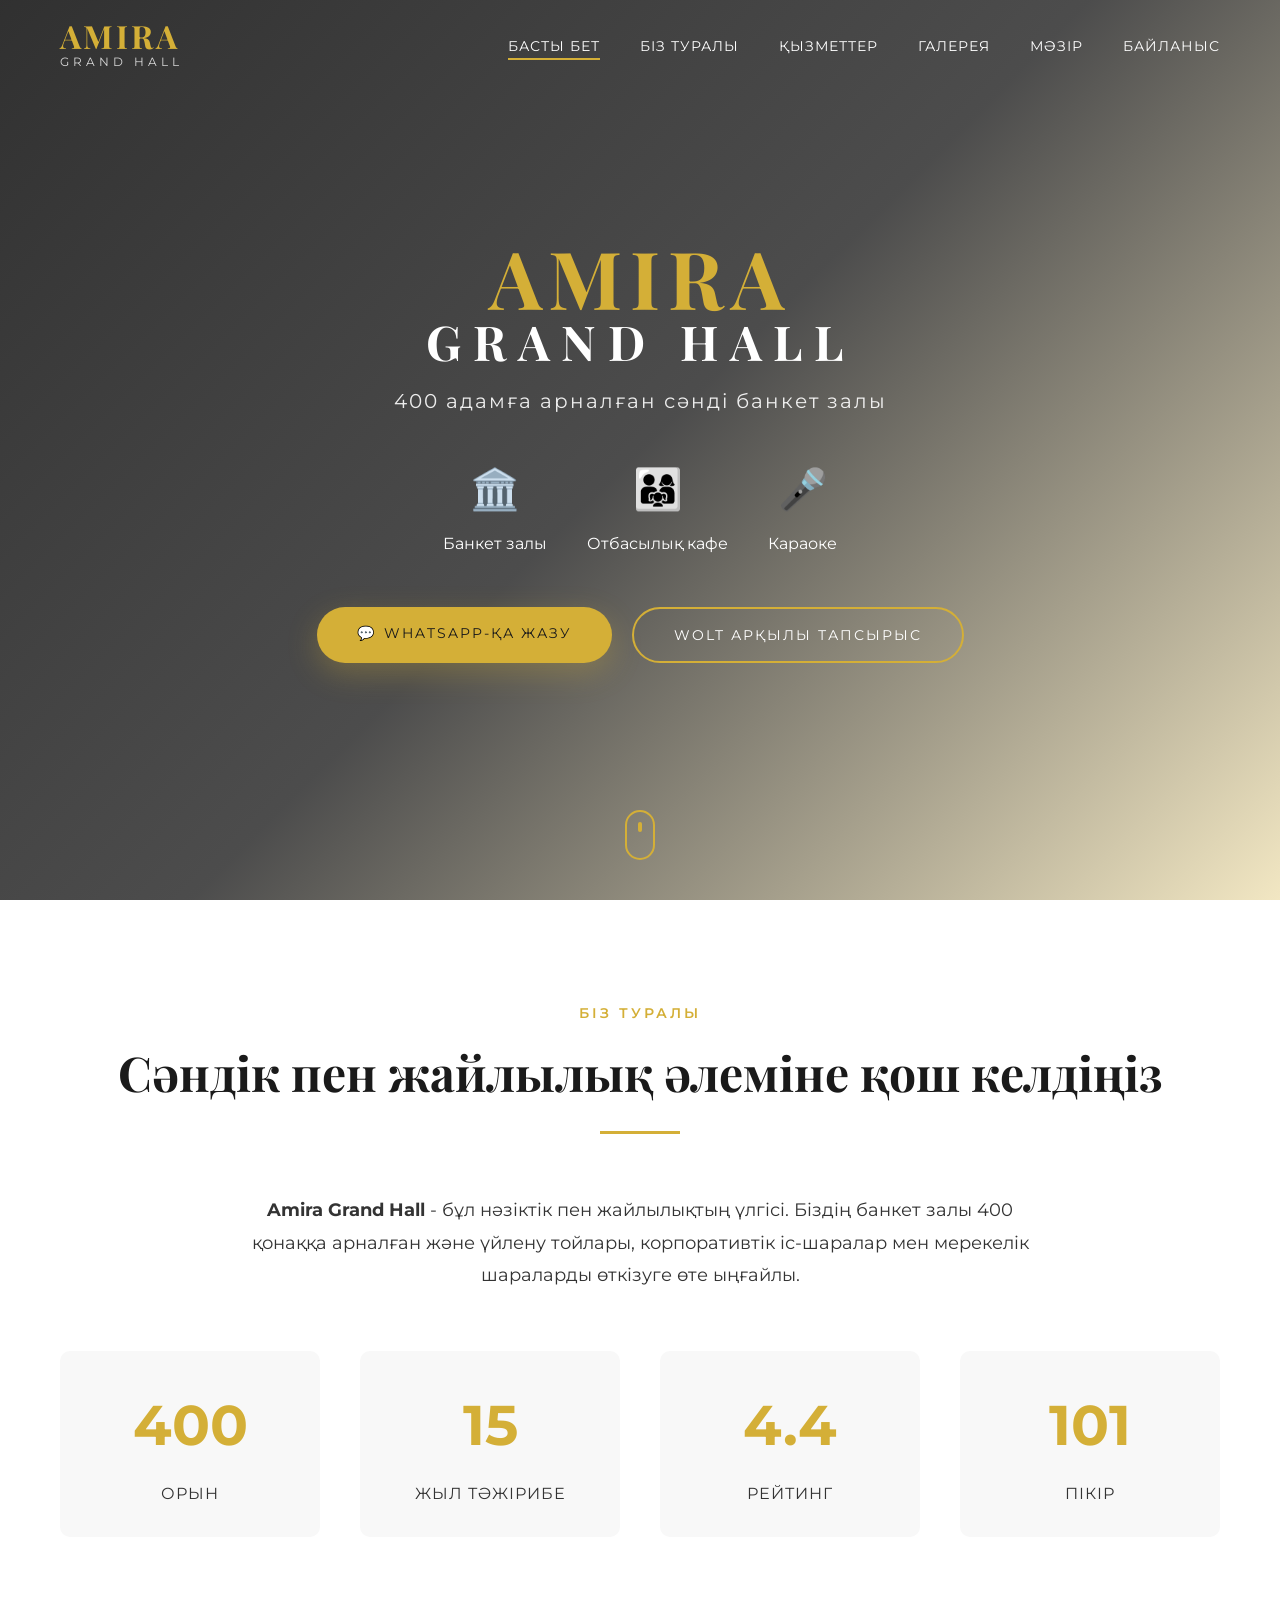
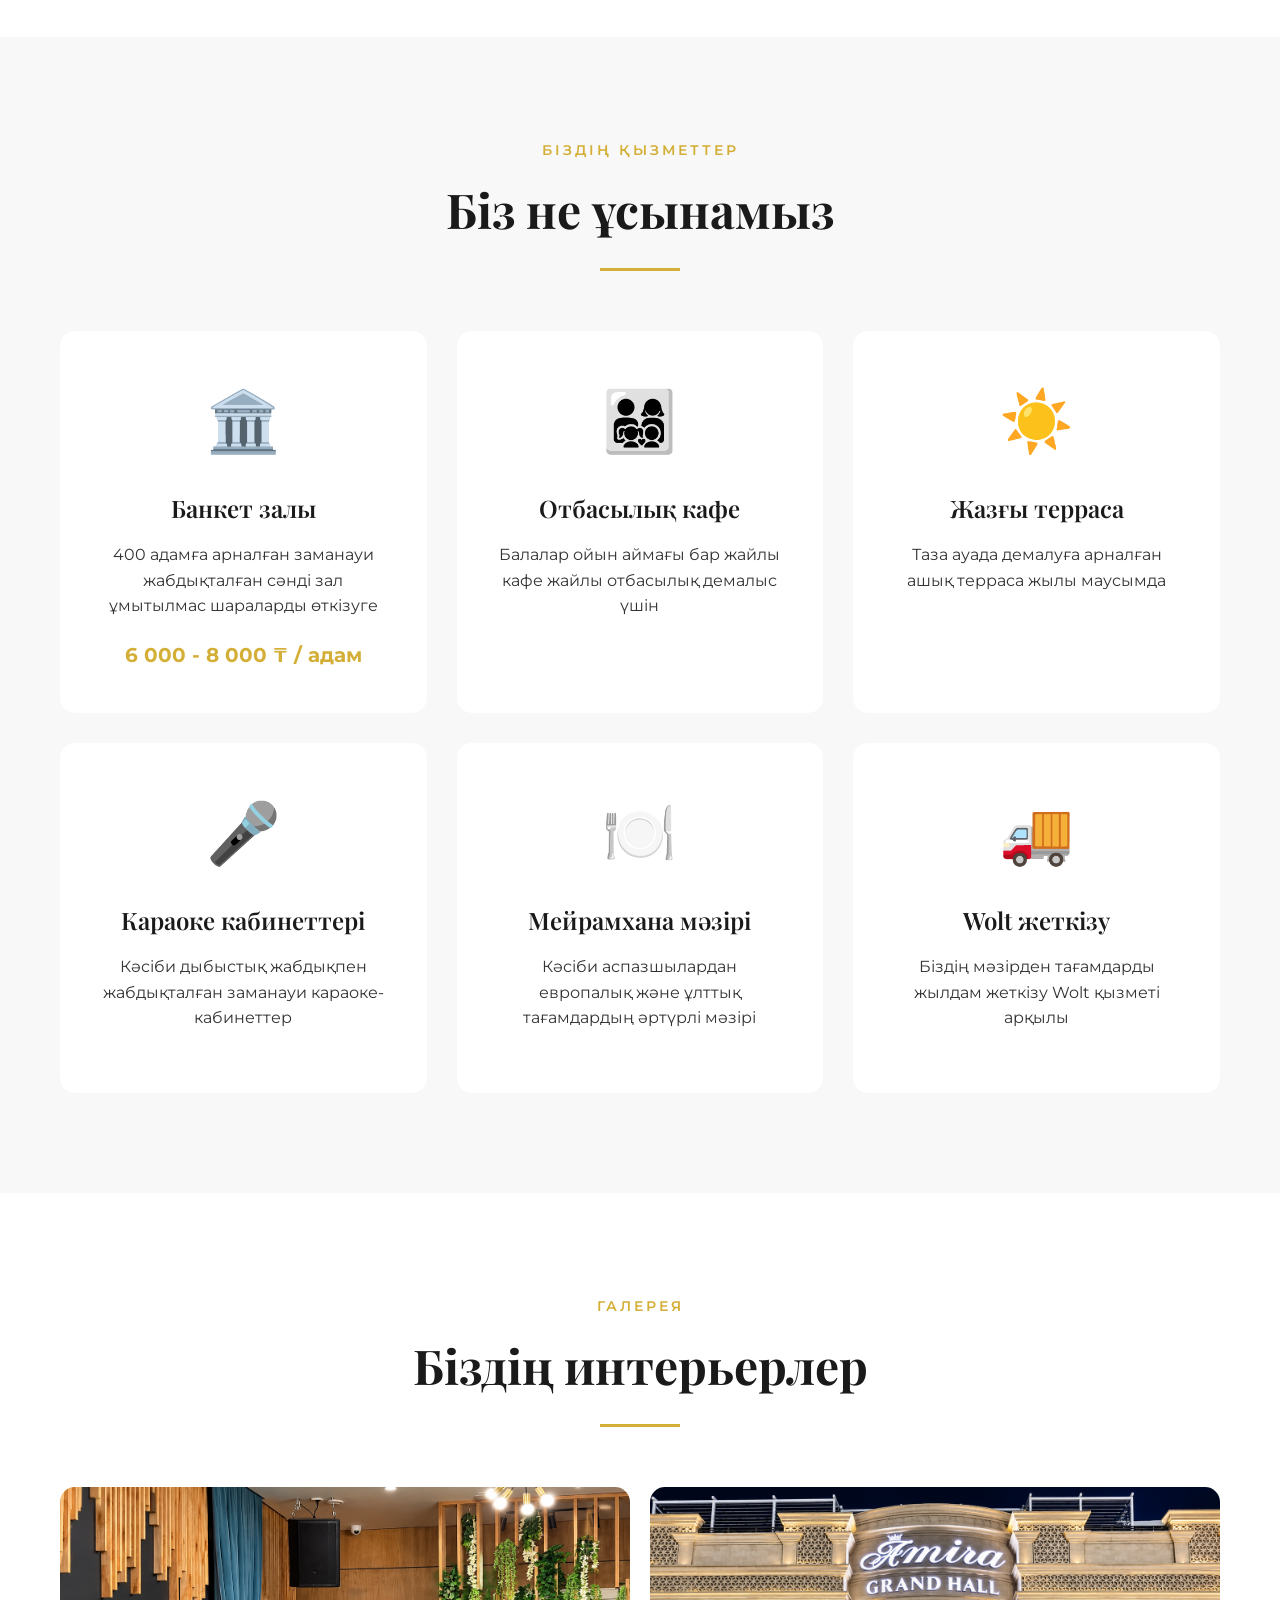
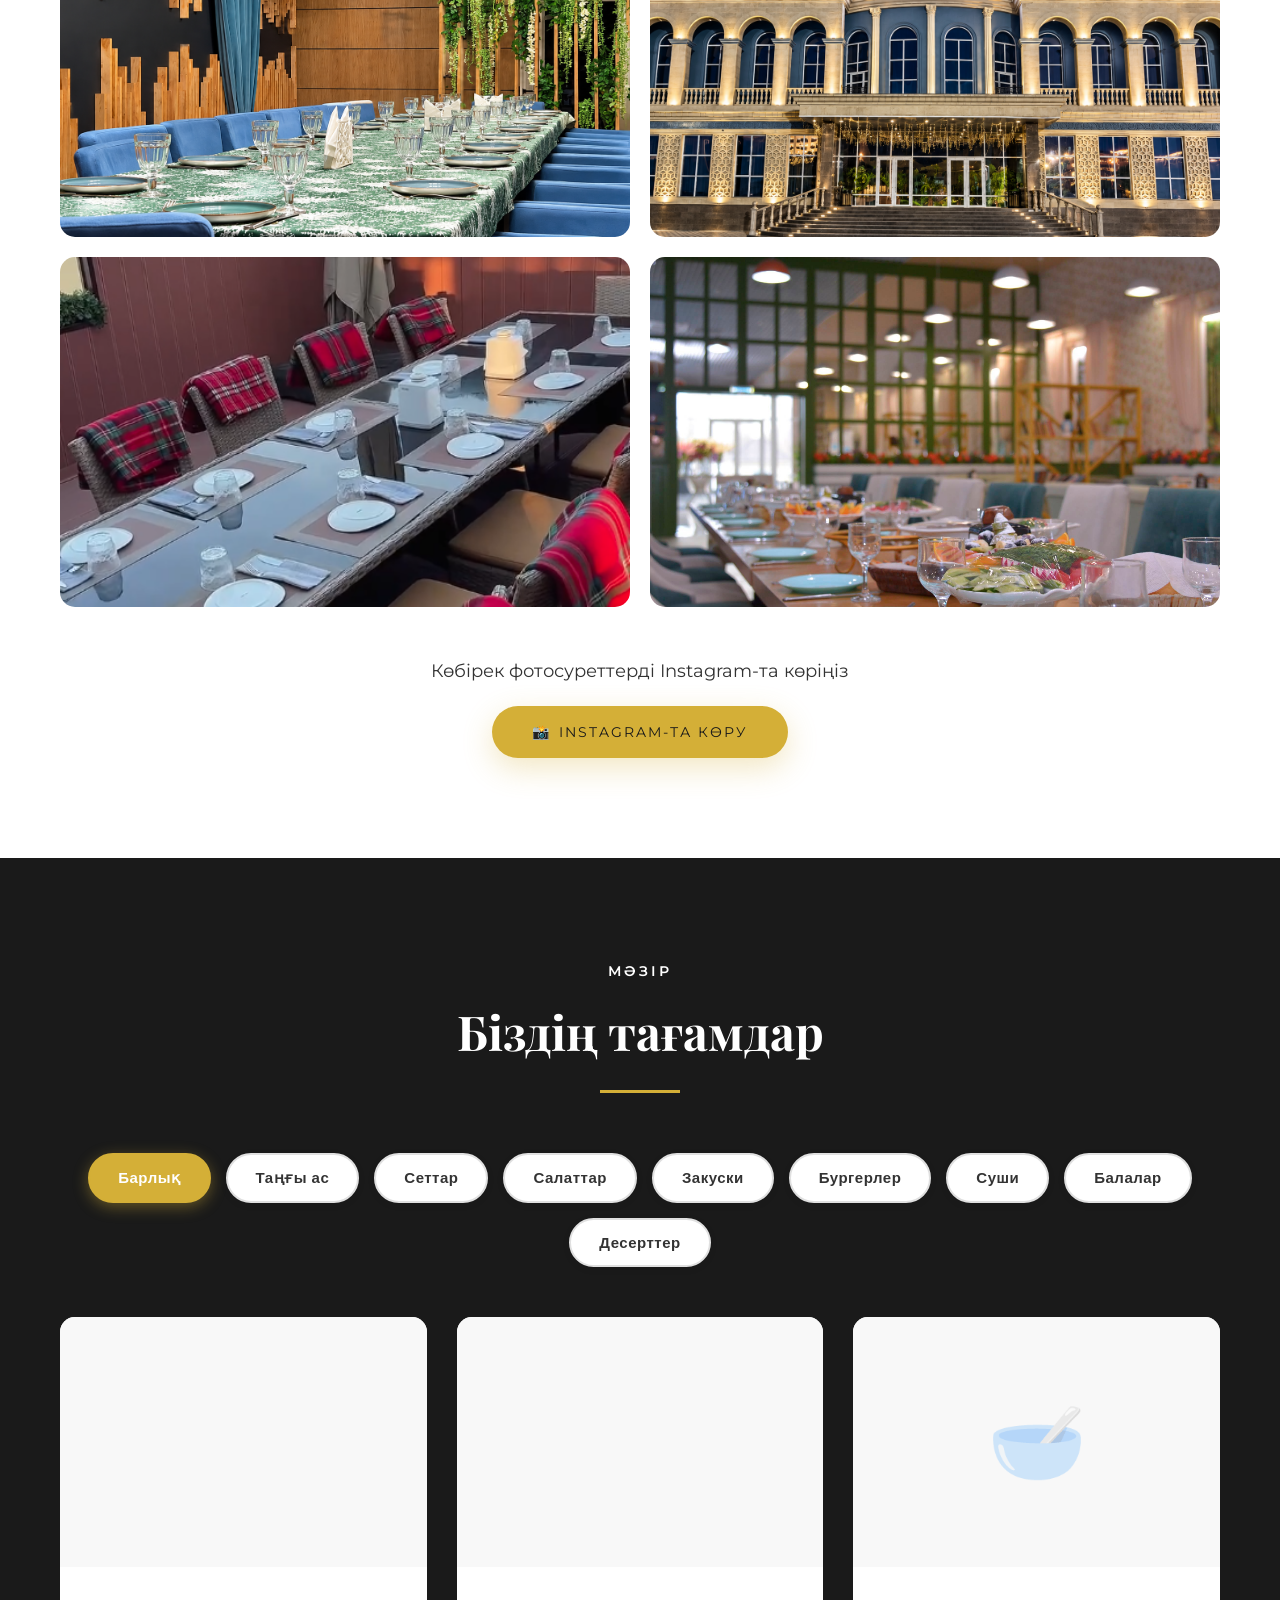
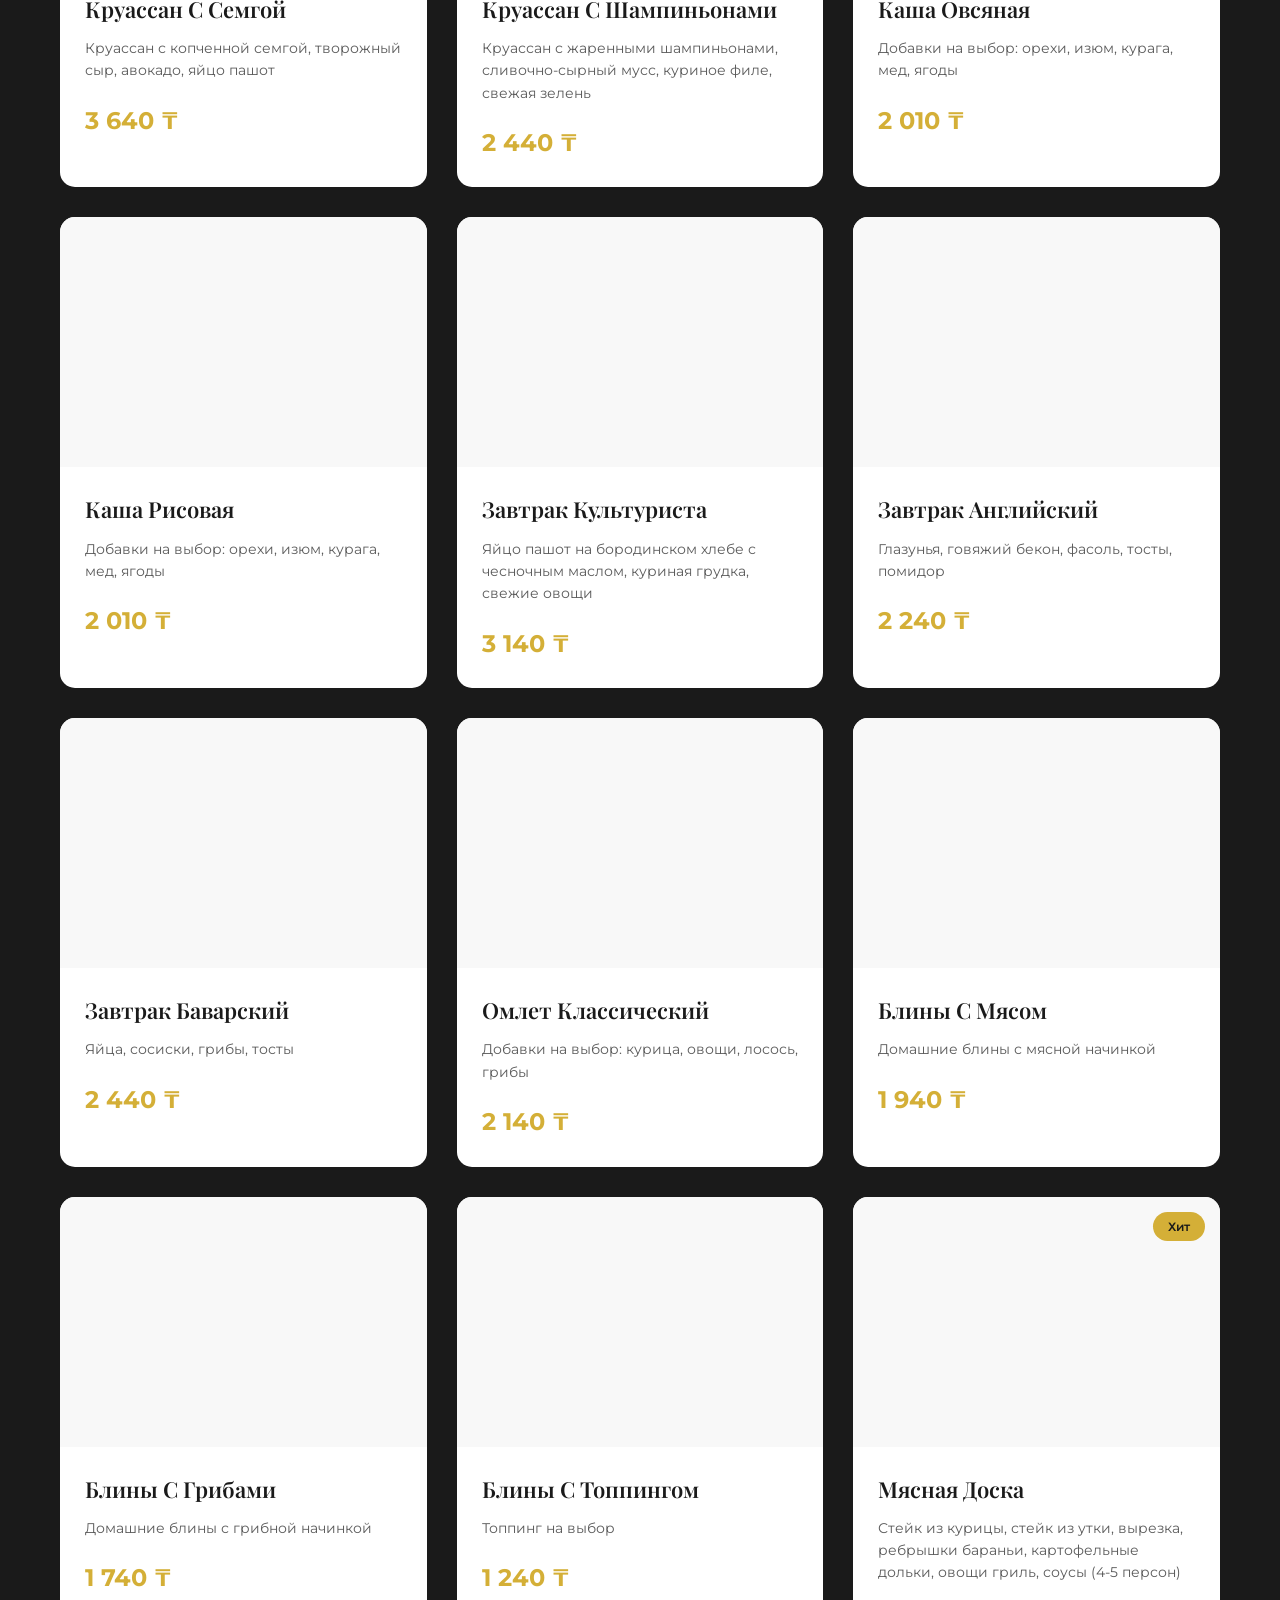
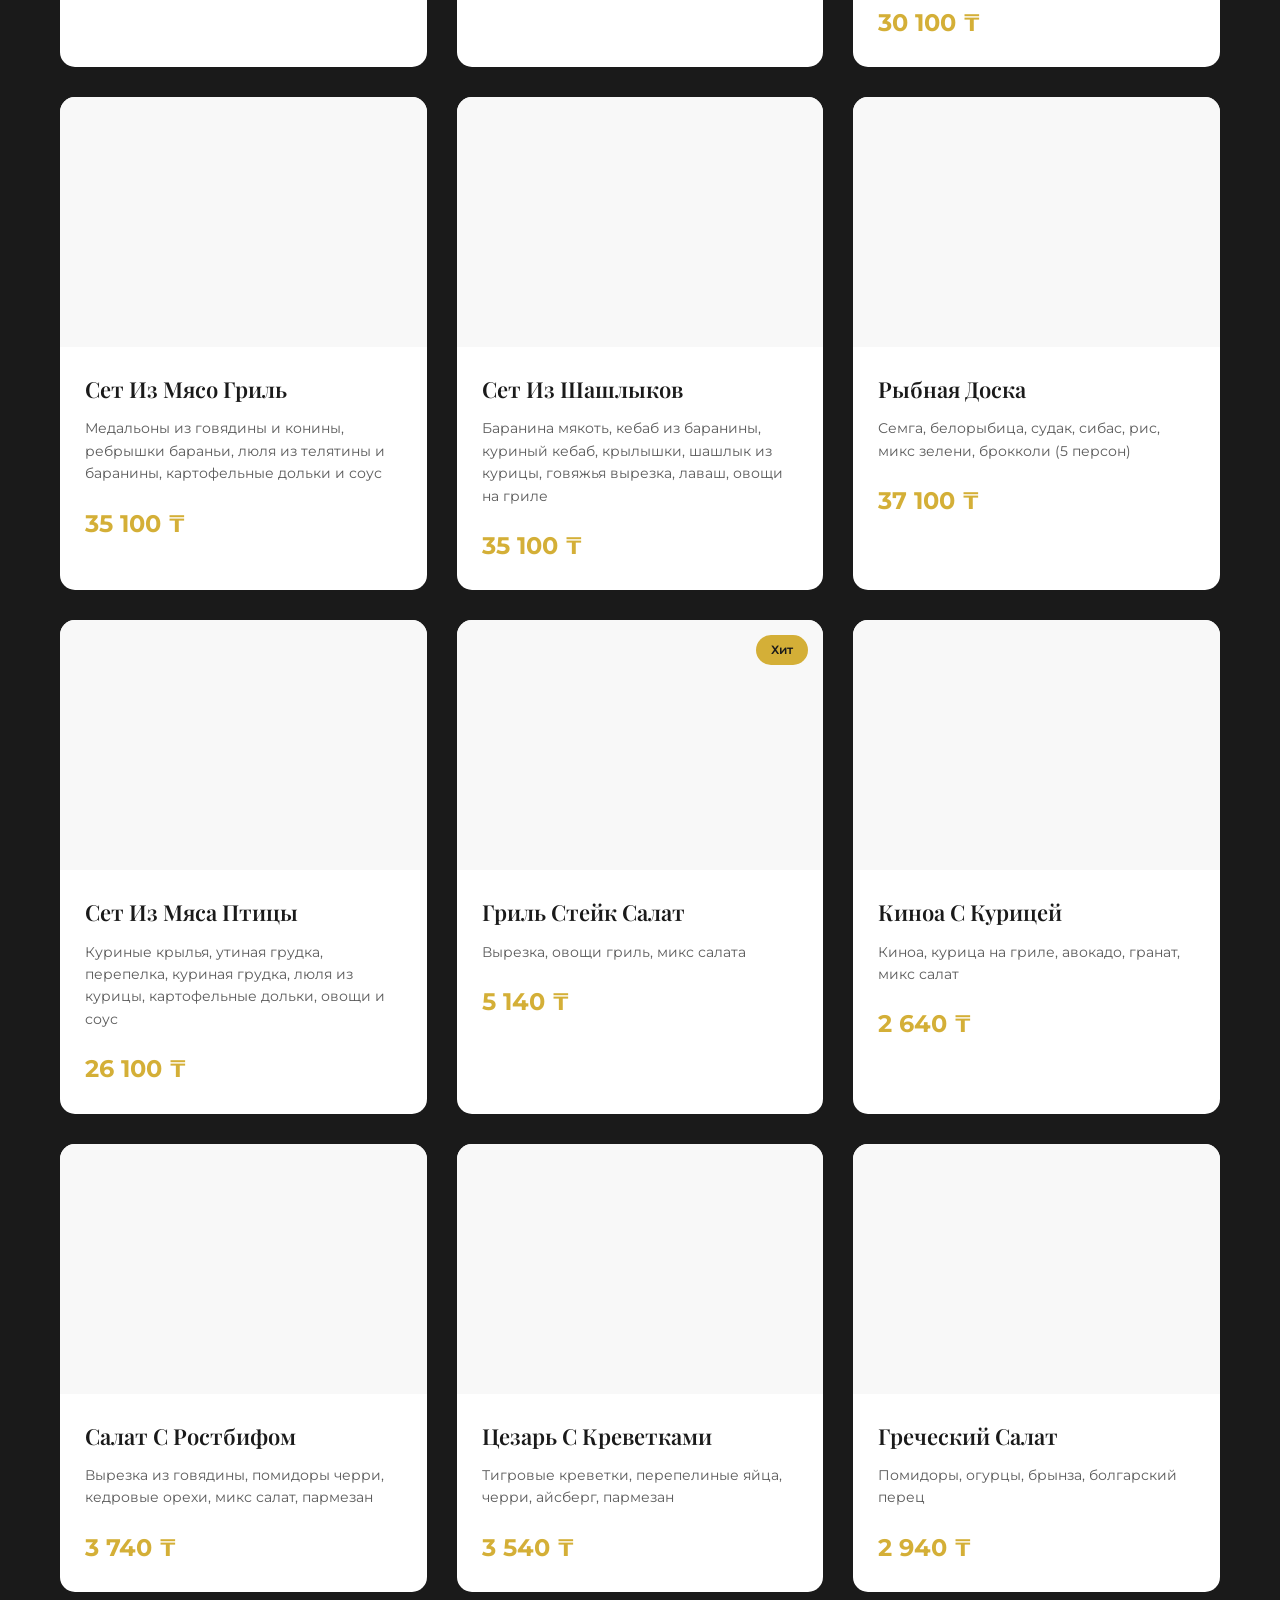
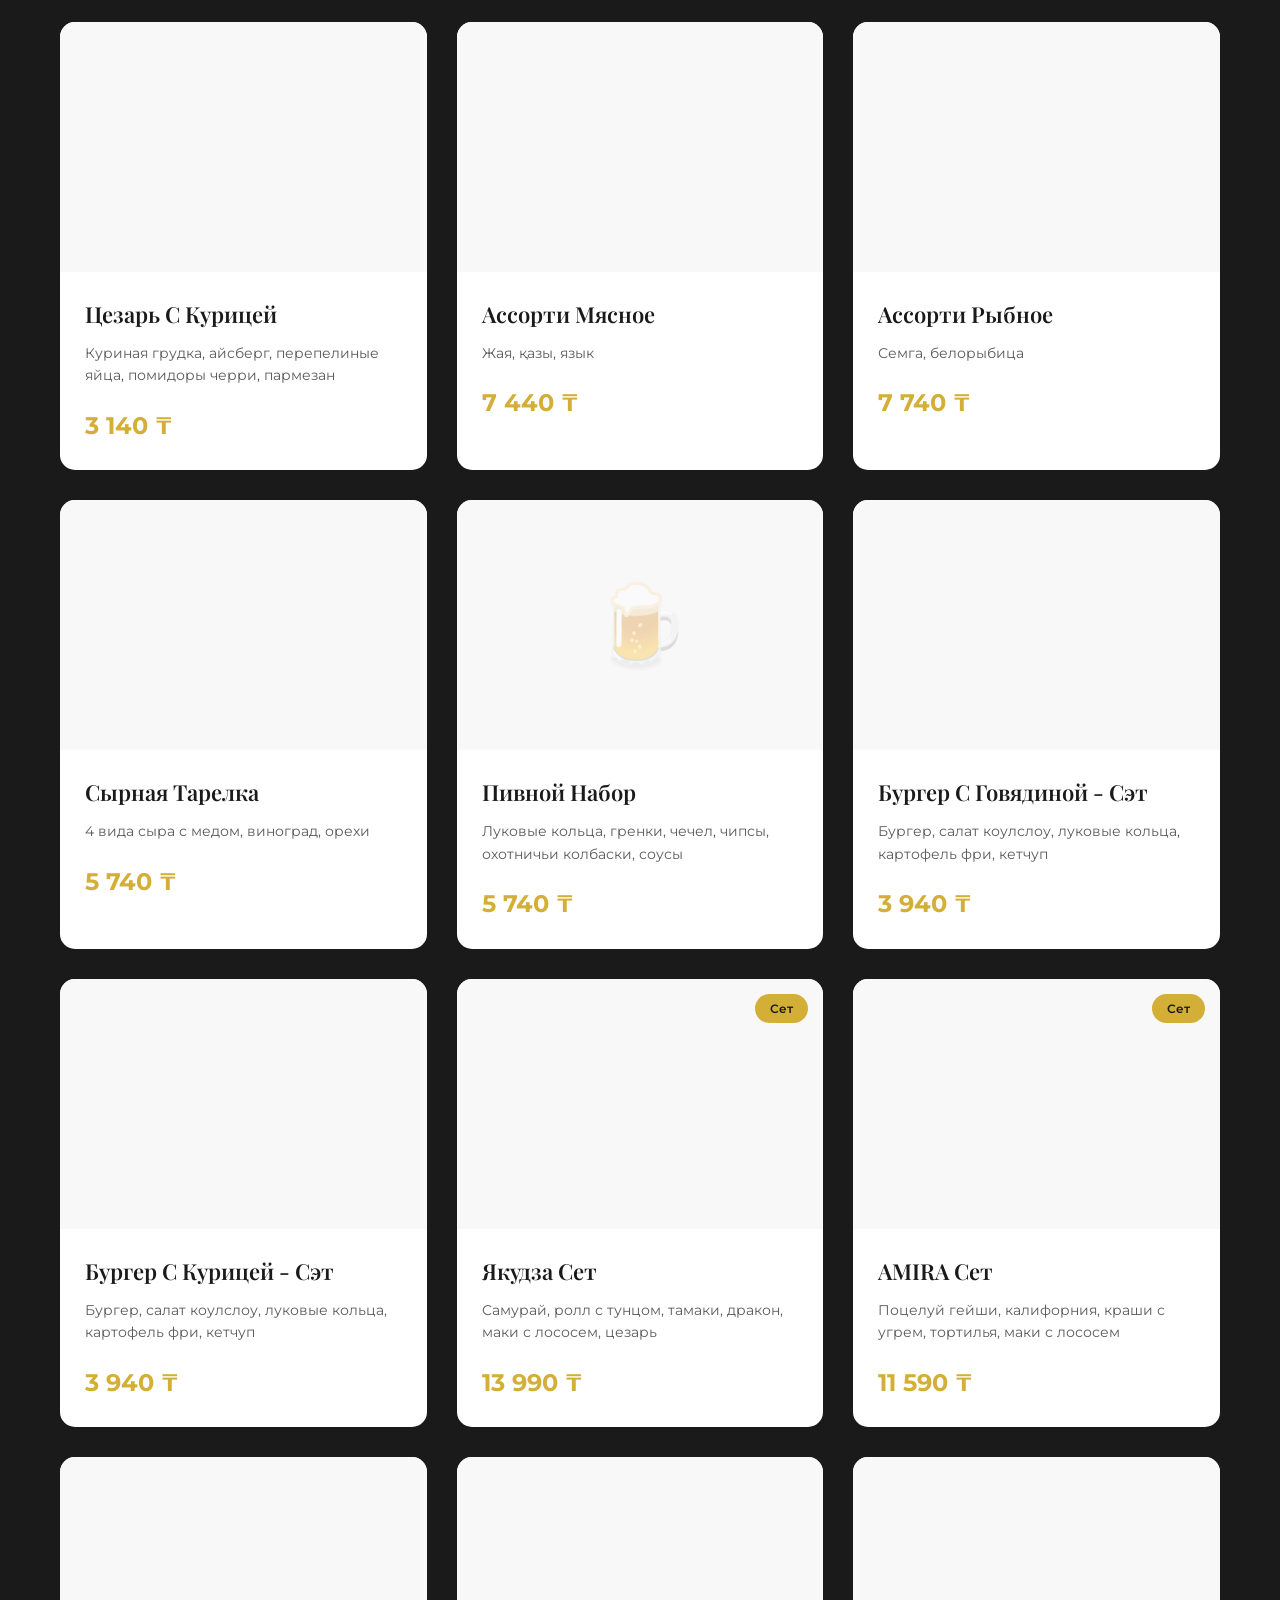
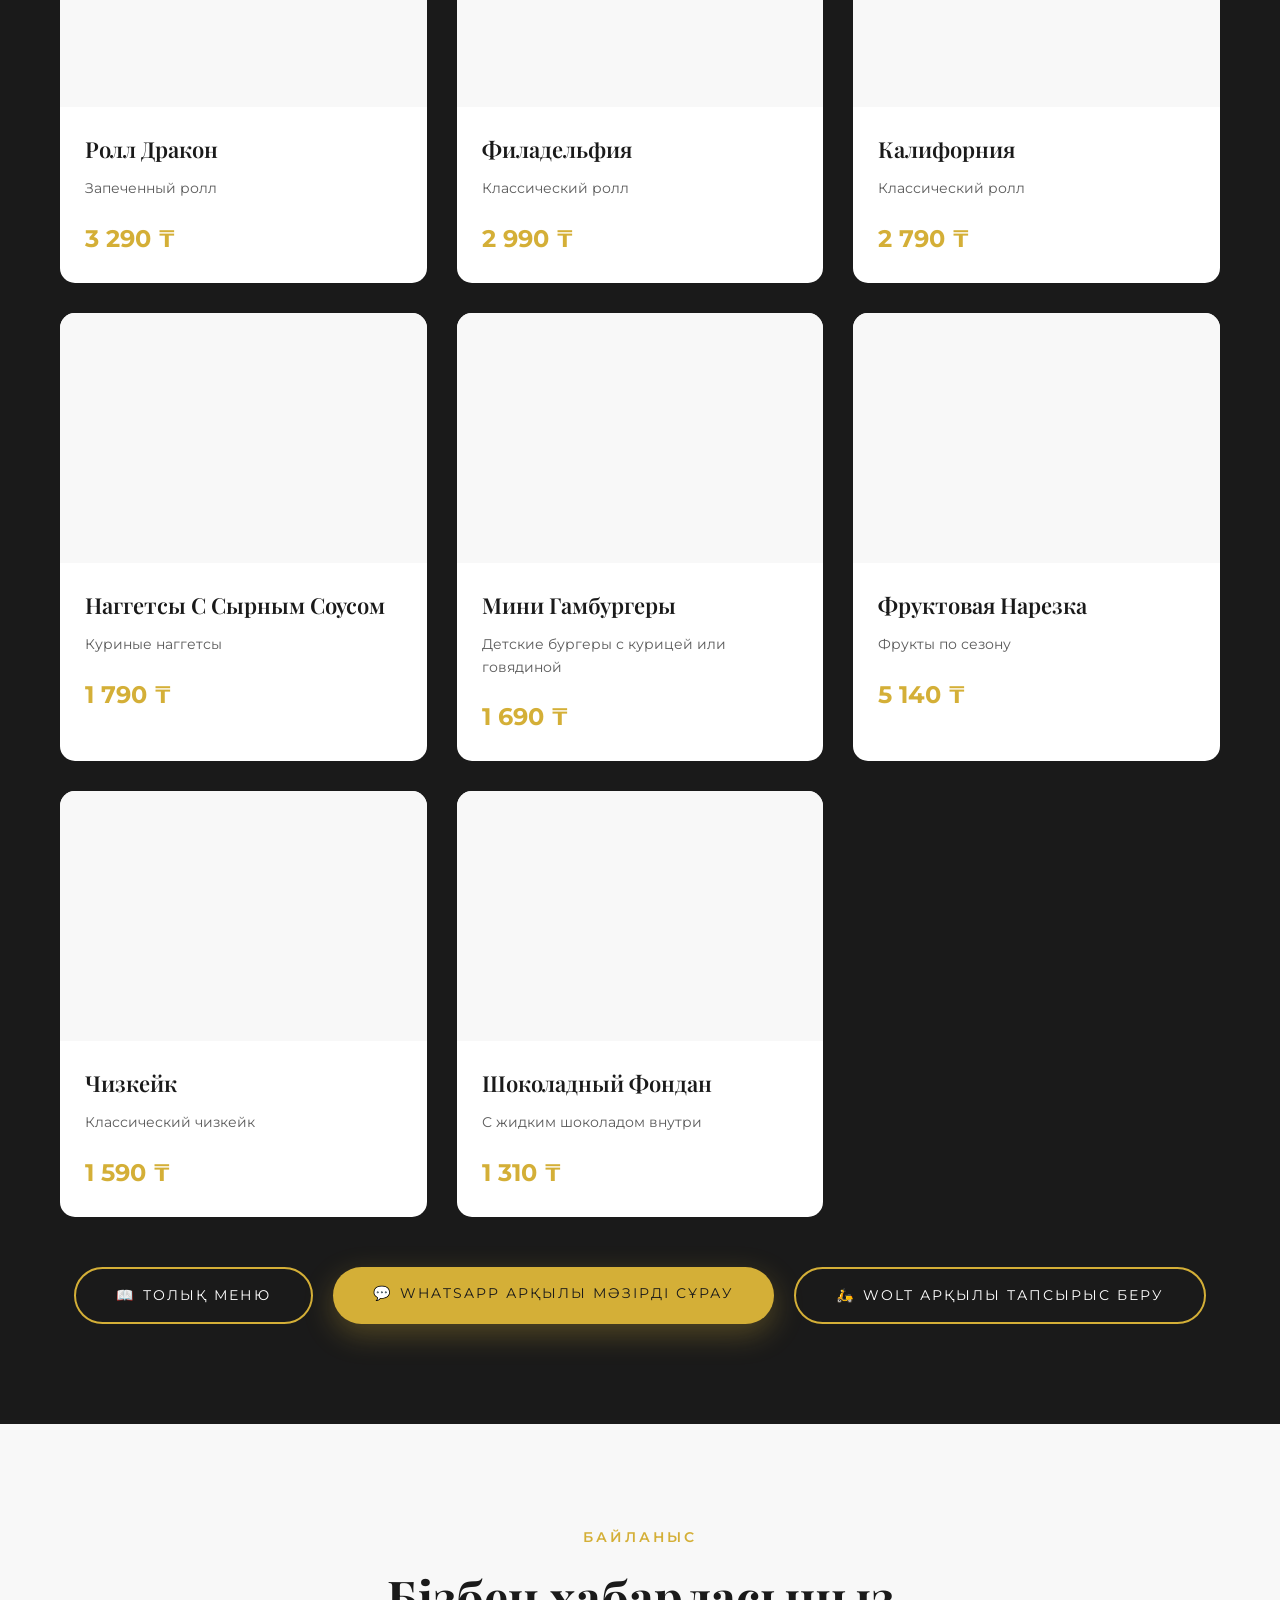
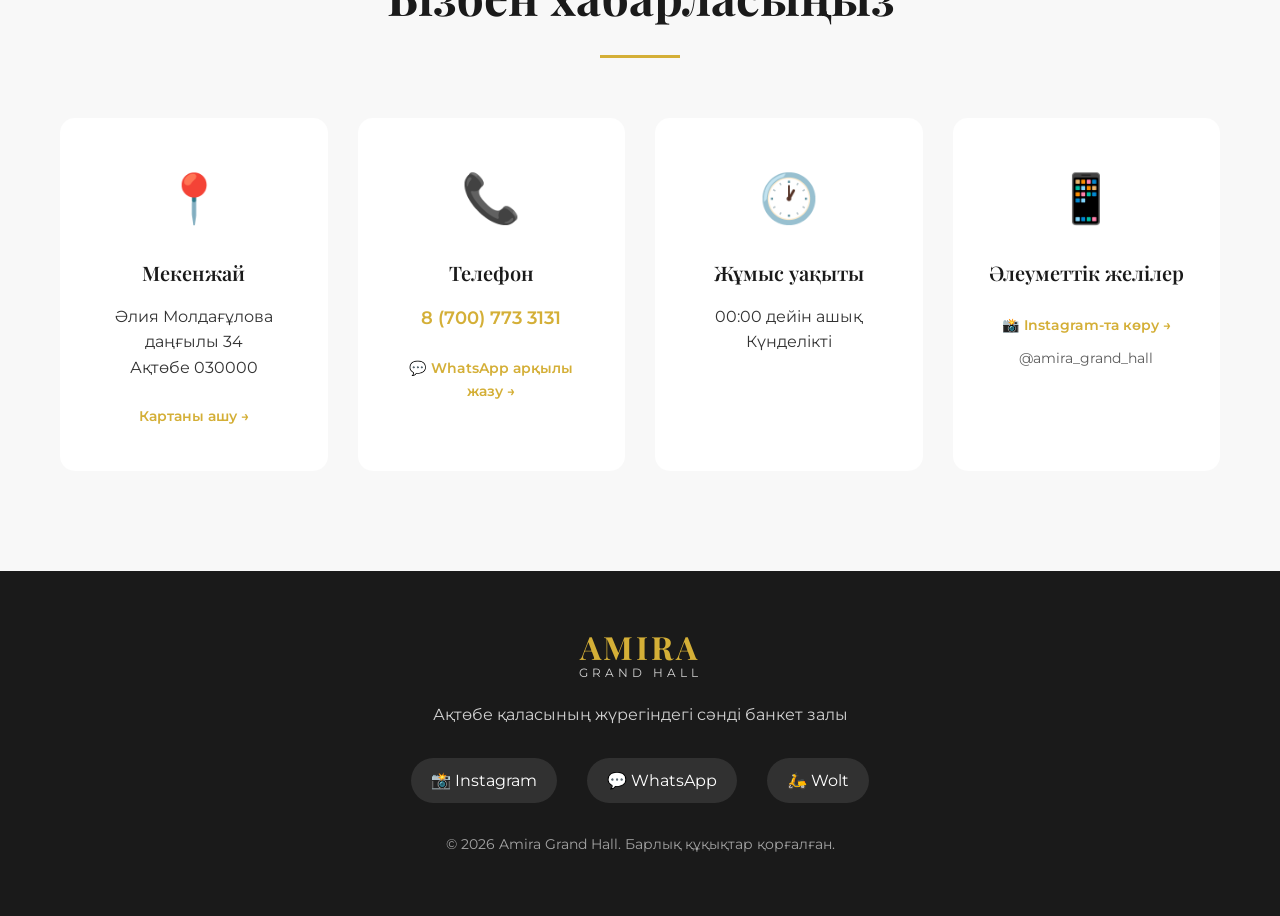
<file: index.html>
<!DOCTYPE html>
<html lang="ru">
<head>
    <meta charset="UTF-8">
    <meta name="viewport" content="width=device-width, initial-scale=1.0">
    <title>AMIRA GRAND HALL - Сәнді Банкет Залы</title>
    <link rel="preconnect" href="https://fonts.googleapis.com">
    <link rel="preconnect" href="https://fonts.gstatic.com" crossorigin>
    <link href="https://fonts.googleapis.com/css2?family=Playfair+Display:wght@400;500;600;700;800;900&family=Montserrat:wght@300;400;500;600;700;800&display=swap" rel="stylesheet">
    <link rel="stylesheet" href="style.css">
</head>
<body>
    <!-- Preloader -->
    <div class="preloader" id="preloader">
        <div class="preloader-content">
            <div class="logo-animation">
                <h1 class="preloader-title">AMIRA</h1>
                <p class="preloader-subtitle">GRAND HALL</p>
            </div>
            <div class="loading-bar">
                <div class="loading-progress"></div>
            </div>
        </div>
    </div>

    <!-- Navigation -->
    <nav class="navbar" id="navbar">
        <div class="container">
            <div class="nav-content">
                <div class="logo">
                    <span class="logo-main">AMIRA</span>
                    <span class="logo-sub">GRAND HALL</span>
                </div>
                <ul class="nav-menu" id="navMenu">
                    <li><a href="#home" class="nav-link active">Басты бет</a></li>
                    <li><a href="#about" class="nav-link">Біз туралы</a></li>
                    <li><a href="#services" class="nav-link">Қызметтер</a></li>
                    <li><a href="#gallery" class="nav-link">Галерея</a></li>
                    <li><a href="#menu" class="nav-link">Мәзір</a></li>
                    <li><a href="#contact" class="nav-link">Байланыс</a></li>
                </ul>
                <button class="nav-toggle" id="navToggle">
                    <span></span>
                    <span></span>
                    <span></span>
                </button>
            </div>
        </div>
    </nav>

    <!-- Hero Section -->
    <section class="hero" id="home">
        <div class="hero-slider">
            <div class="hero-slide active">
                <div class="hero-bg"></div>
            </div>
        </div>
        <div class="hero-content">
            <div class="container">
                <div class="hero-text">
                    <h1 class="hero-title">
                        <span class="title-line">AMIRA</span>
                        <span class="title-line">GRAND HALL</span>
                    </h1>
                    <p class="hero-subtitle">400 адамға арналған сәнді банкет залы</p>
                    <div class="hero-features">
                        <div class="feature-item">
                            <span class="feature-icon">🏛️</span>
                            <span>Банкет залы</span>
                        </div>
                        <div class="feature-item">
                            <span class="feature-icon">👨‍👩‍👧</span>
                            <span>Отбасылық кафе</span>
                        </div>
                        <div class="feature-item">
                            <span class="feature-icon">🎤</span>
                            <span>Караоке</span>
                        </div>
                    </div>
                    <div class="hero-buttons">
                        <a href="https://api.whatsapp.com/send/?phone=77007733131&text&type=phone_number&app_absent=0" target="_blank" class="btn btn-primary">
                            <span style="margin-right: 8px;">💬</span>WhatsApp-қа жазу
                        </a>
                        <a href="https://wolt.com/ru/kaz/aktobe/restaurant/amira-grand-hall" target="_blank" class="btn btn-secondary">Wolt арқылы тапсырыс</a>
                    </div>
                </div>
            </div>
        </div>
        <div class="scroll-indicator">
            <div class="mouse">
                <div class="wheel"></div>
            </div>
        </div>
    </section>

    <!-- About Section -->
    <section class="about" id="about">
        <div class="container">
            <div class="section-header">
                <span class="section-label">БІЗ ТУРАЛЫ</span>
                <h2 class="section-title">Сәндік пен жайлылық әлеміне қош келдіңіз</h2>
                <div class="title-divider"></div>
            </div>
            <div class="about-content">
                <div class="about-text">
                    <p class="about-description">
                        <strong>Amira Grand Hall</strong> - бұл нәзіктік пен жайлылықтың үлгісі.
                        Біздің банкет залы 400 қонаққа арналған және үйлену тойлары,
                        корпоративтік іс-шаралар мен мерекелік шараларды өткізуге өте ыңғайлы.
                    </p>
                    <div class="about-stats">
                        <div class="stat-item">
                            <div class="stat-number" data-target="400">0</div>
                            <div class="stat-label">Орын</div>
                        </div>
                        <div class="stat-item">
                            <div class="stat-number" data-target="15">0</div>
                            <div class="stat-label">Жыл тәжірибе</div>
                        </div>
                        <div class="stat-item">
                            <div class="stat-number">4.4</div>
                            <div class="stat-label">Рейтинг</div>
                        </div>
                        <div class="stat-item">
                            <div class="stat-number" data-target="101">0</div>
                            <div class="stat-label">Пікір</div>
                        </div>
                    </div>
                </div>
            </div>
        </div>
    </section>

    <!-- Services Section -->
    <section class="services" id="services">
        <div class="container">
            <div class="section-header">
                <span class="section-label">БІЗДІҢ ҚЫЗМЕТТЕР</span>
                <h2 class="section-title">Біз не ұсынамыз</h2>
                <div class="title-divider"></div>
            </div>
            <div class="services-grid">
                <div class="service-card">
                    <div class="service-icon">🏛️</div>
                    <h3 class="service-title">Банкет залы</h3>
                    <p class="service-description">
                        400 адамға арналған заманауи жабдықталған сәнді зал
                        ұмытылмас шараларды өткізуге
                    </p>
                    <div class="service-price">6 000 - 8 000 ₸ / адам</div>
                </div>
                <div class="service-card">
                    <div class="service-icon">👨‍👩‍👧‍👦</div>
                    <h3 class="service-title">Отбасылық кафе</h3>
                    <p class="service-description">
                        Балалар ойын аймағы бар жайлы кафе
                        жайлы отбасылық демалыс үшін
                    </p>
                </div>
                <div class="service-card">
                    <div class="service-icon">☀️</div>
                    <h3 class="service-title">Жазғы терраса</h3>
                    <p class="service-description">
                        Таза ауада демалуға арналған ашық терраса
                        жылы маусымда
                    </p>
                </div>
                <div class="service-card">
                    <div class="service-icon">🎤</div>
                    <h3 class="service-title">Караоке кабинеттері</h3>
                    <p class="service-description">
                        Кәсіби дыбыстық жабдықпен жабдықталған
                        заманауи караоке-кабинеттер
                    </p>
                </div>
                <div class="service-card">
                    <div class="service-icon">🍽️</div>
                    <h3 class="service-title">Мейрамхана мәзірі</h3>
                    <p class="service-description">
                        Кәсіби аспазшылардан европалық және
                        ұлттық тағамдардың әртүрлі мәзірі
                    </p>
                </div>
                <div class="service-card">
                    <div class="service-icon">🚚</div>
                    <h3 class="service-title">Wolt жеткізу</h3>
                    <p class="service-description">
                        Біздің мәзірден тағамдарды жылдам жеткізу
                        Wolt қызметі арқылы
                    </p>
                </div>
            </div>
        </div>
    </section>

    <!-- Gallery Section -->
    <section class="gallery" id="gallery">
        <div class="container">
            <div class="section-header">
                <span class="section-label">ГАЛЕРЕЯ</span>
                <h2 class="section-title">Біздің интерьерлер</h2>
                <div class="title-divider"></div>
            </div>
            <div class="gallery-grid">
                <div class="gallery-item">
                    <div class="gallery-image" style="background-image: url('images/photo1.jpg');">
                        <div class="gallery-overlay">
                            <span class="gallery-label">Банкет залы</span>
                        </div>
                    </div>
                </div>
                <div class="gallery-item">
                    <div class="gallery-image" style="background-image: url('images/photo2.jpg');">
                        <div class="gallery-overlay">
                            <span class="gallery-label">Отбасылық кафе</span>
                        </div>
                    </div>
                </div>
                <div class="gallery-item">
                    <div class="gallery-image" style="background-image: url('images/terrasa.jpg');">
                        <div class="gallery-overlay">
                            <span class="gallery-label">Жазғы терраса</span>
                        </div>
                    </div>
                </div>
                <div class="gallery-item">
                    <div class="gallery-image" style="background-image: url('images/photo4.jpg');">
                        <div class="gallery-overlay">
                            <span class="gallery-label">Караоке кабинеттері</span>
                        </div>
                    </div>
                </div>
            </div>
            <div class="gallery-cta">
                <p style="font-size: 18px; margin-bottom: 20px;">Көбірек фотосуреттерді Instagram-та көріңіз</p>
                <a href="https://www.instagram.com/amira_grand_hall" target="_blank" class="btn btn-primary">
                    <span style="margin-right: 8px;">📸</span>Instagram-та көру
                </a>
            </div>
        </div>
    </section>

    <!-- Menu Section -->
    <section class="menu-section" id="menu">
        <div class="container">
            <div class="section-header">
                <span class="section-label">МӘЗІР</span>
                <h2 class="section-title">Біздің тағамдар</h2>
                <div class="title-divider"></div>
            </div>

            <div class="menu-categories">
                <button class="menu-tab active" data-category="all">Барлық</button>
                <button class="menu-tab" data-category="breakfast">Таңғы ас</button>
                <button class="menu-tab" data-category="sets">Сеттар</button>
                <button class="menu-tab" data-category="salads">Салаттар</button>
                <button class="menu-tab" data-category="appetizers">Закуски</button>
                <button class="menu-tab" data-category="burgers">Бургерлер</button>
                <button class="menu-tab" data-category="sushi">Суши</button>
                <button class="menu-tab" data-category="kids">Балалар</button>
                <button class="menu-tab" data-category="desserts">Десерттер</button>
            </div>

            <!-- Menu Items Grid -->
            <div class="menu-grid">

                <!-- ЗАВТРАКИ -->
                <div class="menu-item" data-category="breakfast">
                    <div class="menu-item-image" style="background-image: url('https://images.unsplash.com/photo-1509440159596-0249088772ff?w=800&q=80');">
                    </div>
                    <div class="menu-item-content">
                        <h3 class="menu-item-title">Круассан С Семгой</h3>
                        <p class="menu-item-description">Круассан с копченной семгой, творожный сыр, авокадо, яйцо пашот</p>
                        <div class="menu-item-footer">
                            <span class="menu-item-price">3 640 ₸</span>
                        </div>
                    </div>
                </div>

                <div class="menu-item" data-category="breakfast">
                    <div class="menu-item-image" style="background-image: url('https://images.unsplash.com/photo-1555507036-ab1f4038808a?w=800&q=80');">
                    </div>
                    <div class="menu-item-content">
                        <h3 class="menu-item-title">Круассан С Шампиньонами</h3>
                        <p class="menu-item-description">Круассан с жаренными шампиньонами, сливочно-сырный мусс, куриное филе, свежая зелень</p>
                        <div class="menu-item-footer">
                            <span class="menu-item-price">2 440 ₸</span>
                        </div>
                    </div>
                </div>

                <div class="menu-item" data-category="breakfast">
                    <div class="menu-item-image">
                        <div class="menu-placeholder">🥣</div>
                    </div>
                    <div class="menu-item-content">
                        <h3 class="menu-item-title">Каша Овсяная</h3>
                        <p class="menu-item-description">Добавки на выбор: орехи, изюм, курага, мед, ягоды</p>
                        <div class="menu-item-footer">
                            <span class="menu-item-price">2 010 ₸</span>
                        </div>
                    </div>
                </div>

                <div class="menu-item" data-category="breakfast">
                    <div class="menu-item-image" style="background-image: url('https://images.unsplash.com/photo-1505253468034-514d2507d914?w=800&q=80');">
                    </div>
                    <div class="menu-item-content">
                        <h3 class="menu-item-title">Каша Рисовая</h3>
                        <p class="menu-item-description">Добавки на выбор: орехи, изюм, курага, мед, ягоды</p>
                        <div class="menu-item-footer">
                            <span class="menu-item-price">2 010 ₸</span>
                        </div>
                    </div>
                </div>

                <div class="menu-item" data-category="breakfast">
                    <div class="menu-item-image" style="background-image: url('https://images.unsplash.com/photo-1484723091739-30a097e8f929?w=800&q=80');">
                    </div>
                    <div class="menu-item-content">
                        <h3 class="menu-item-title">Завтрак Культуриста</h3>
                        <p class="menu-item-description">Яйцо пашот на бородинском хлебе с чесночным маслом, куриная грудка, свежие овощи</p>
                        <div class="menu-item-footer">
                            <span class="menu-item-price">3 140 ₸</span>
                        </div>
                    </div>
                </div>

                <div class="menu-item" data-category="breakfast">
                    <div class="menu-item-image" style="background-image: url('https://images.unsplash.com/photo-1533089860892-a7c6f0a88666?w=800&q=80');">
                    </div>
                    <div class="menu-item-content">
                        <h3 class="menu-item-title">Завтрак Английский</h3>
                        <p class="menu-item-description">Глазунья, говяжий бекон, фасоль, тосты, помидор</p>
                        <div class="menu-item-footer">
                            <span class="menu-item-price">2 240 ₸</span>
                        </div>
                    </div>
                </div>

                <div class="menu-item" data-category="breakfast">
                    <div class="menu-item-image" style="background-image: url('https://images.unsplash.com/photo-1525351484163-7529414344d8?w=800&q=80');">
                    </div>
                    <div class="menu-item-content">
                        <h3 class="menu-item-title">Завтрак Баварский</h3>
                        <p class="menu-item-description">Яйца, сосиски, грибы, тосты</p>
                        <div class="menu-item-footer">
                            <span class="menu-item-price">2 440 ₸</span>
                        </div>
                    </div>
                </div>

                <div class="menu-item" data-category="breakfast">
                    <div class="menu-item-image" style="background-image: url('https://images.unsplash.com/photo-1525351326368-efbb5cb6814d?w=800&q=80');">
                    </div>
                    <div class="menu-item-content">
                        <h3 class="menu-item-title">Омлет Классический</h3>
                        <p class="menu-item-description">Добавки на выбор: курица, овощи, лосось, грибы</p>
                        <div class="menu-item-footer">
                            <span class="menu-item-price">2 140 ₸</span>
                        </div>
                    </div>
                </div>

                <div class="menu-item" data-category="breakfast">
                    <div class="menu-item-image" style="background-image: url('https://images.unsplash.com/photo-1567620905732-2d1ec7ab7445?w=800&q=80');">
                    </div>
                    <div class="menu-item-content">
                        <h3 class="menu-item-title">Блины С Мясом</h3>
                        <p class="menu-item-description">Домашние блины с мясной начинкой</p>
                        <div class="menu-item-footer">
                            <span class="menu-item-price">1 940 ₸</span>
                        </div>
                    </div>
                </div>

                <div class="menu-item" data-category="breakfast">
                    <div class="menu-item-image" style="background-image: url('https://images.unsplash.com/photo-1528207776546-365bb710ee93?w=800&q=80');">
                    </div>
                    <div class="menu-item-content">
                        <h3 class="menu-item-title">Блины С Грибами</h3>
                        <p class="menu-item-description">Домашние блины с грибной начинкой</p>
                        <div class="menu-item-footer">
                            <span class="menu-item-price">1 740 ₸</span>
                        </div>
                    </div>
                </div>

                <div class="menu-item" data-category="breakfast">
                    <div class="menu-item-image" style="background-image: url('https://images.unsplash.com/photo-1506084868230-bb9d95c24759?w=800&q=80');">
                    </div>
                    <div class="menu-item-content">
                        <h3 class="menu-item-title">Блины С Топпингом</h3>
                        <p class="menu-item-description">Топпинг на выбор</p>
                        <div class="menu-item-footer">
                            <span class="menu-item-price">1 240 ₸</span>
                        </div>
                    </div>
                </div>

                <!-- Сеты на компанию -->
                <div class="menu-item" data-category="sets">
                    <div class="menu-item-image" style="background-image: url('https://images.unsplash.com/photo-1544025162-d76694265947?w=800&q=80');">
                        <div class="menu-badge">Хит</div>
                    </div>
                    <div class="menu-item-content">
                        <h3 class="menu-item-title">Мясная Доска</h3>
                        <p class="menu-item-description">Стейк из курицы, стейк из утки, вырезка, ребрышки бараньи, картофельные дольки, овощи гриль, соусы (4-5 персон)</p>
                        <div class="menu-item-footer">
                            <span class="menu-item-price">30 100 ₸</span>
                        </div>
                    </div>
                </div>

                <div class="menu-item" data-category="sets">
                    <div class="menu-item-image" style="background-image: url('https://images.unsplash.com/photo-1529692236671-f1f6cf9683ba?w=800&q=80');">
                    </div>
                    <div class="menu-item-content">
                        <h3 class="menu-item-title">Сет Из Мясо Гриль</h3>
                        <p class="menu-item-description">Медальоны из говядины и конины, ребрышки бараньи, люля из телятины и баранины, картофельные дольки и соус</p>
                        <div class="menu-item-footer">
                            <span class="menu-item-price">35 100 ₸</span>
                        </div>
                    </div>
                </div>

                <div class="menu-item" data-category="sets">
                    <div class="menu-item-image" style="background-image: url('https://images.unsplash.com/photo-1555939594-58d7cb561ad1?w=800&q=80');">
                    </div>
                    <div class="menu-item-content">
                        <h3 class="menu-item-title">Сет Из Шашлыков</h3>
                        <p class="menu-item-description">Баранина мякоть, кебаб из баранины, куриный кебаб, крылышки, шашлык из курицы, говяжья вырезка, лаваш, овощи на гриле</p>
                        <div class="menu-item-footer">
                            <span class="menu-item-price">35 100 ₸</span>
                        </div>
                    </div>
                </div>

                <div class="menu-item" data-category="sets">
                    <div class="menu-item-image" style="background-image: url('https://images.unsplash.com/photo-1519708227418-c8fd9a32b7a2?w=800&q=80');">
                    </div>
                    <div class="menu-item-content">
                        <h3 class="menu-item-title">Рыбная Доска</h3>
                        <p class="menu-item-description">Семга, белорыбица, судак, сибас, рис, микс зелени, брокколи (5 персон)</p>
                        <div class="menu-item-footer">
                            <span class="menu-item-price">37 100 ₸</span>
                        </div>
                    </div>
                </div>

                <div class="menu-item" data-category="sets">
                    <div class="menu-item-image" style="background-image: url('https://images.unsplash.com/photo-1598103442097-8b74394b95c6?w=800&q=80');">
                    </div>
                    <div class="menu-item-content">
                        <h3 class="menu-item-title">Сет Из Мяса Птицы</h3>
                        <p class="menu-item-description">Куриные крылья, утиная грудка, перепелка, куриная грудка, люля из курицы, картофельные дольки, овощи и соус</p>
                        <div class="menu-item-footer">
                            <span class="menu-item-price">26 100 ₸</span>
                        </div>
                    </div>
                </div>

                <!-- Салаты -->
                <div class="menu-item" data-category="salads">
                    <div class="menu-item-image" style="background-image: url('https://images.unsplash.com/photo-1546069901-ba9599a7e63c?w=800&q=80');">
                        <div class="menu-badge">Хит</div>
                    </div>
                    <div class="menu-item-content">
                        <h3 class="menu-item-title">Гриль Стейк Салат</h3>
                        <p class="menu-item-description">Вырезка, овощи гриль, микс салата</p>
                        <div class="menu-item-footer">
                            <span class="menu-item-price">5 140 ₸</span>
                        </div>
                    </div>
                </div>

                <div class="menu-item" data-category="salads">
                    <div class="menu-item-image" style="background-image: url('https://images.unsplash.com/photo-1505253716362-afaea1d3d1af?w=800&q=80');">
                    </div>
                    <div class="menu-item-content">
                        <h3 class="menu-item-title">Киноа С Курицей</h3>
                        <p class="menu-item-description">Киноа, курица на гриле, авокадо, гранат, микс салат</p>
                        <div class="menu-item-footer">
                            <span class="menu-item-price">2 640 ₸</span>
                        </div>
                    </div>
                </div>

                <div class="menu-item" data-category="salads">
                    <div class="menu-item-image" style="background-image: url('https://images.unsplash.com/photo-1540189549336-e6e99c3679fe?w=800&q=80');">
                    </div>
                    <div class="menu-item-content">
                        <h3 class="menu-item-title">Салат С Ростбифом</h3>
                        <p class="menu-item-description">Вырезка из говядины, помидоры черри, кедровые орехи, микс салат, пармезан</p>
                        <div class="menu-item-footer">
                            <span class="menu-item-price">3 740 ₸</span>
                        </div>
                    </div>
                </div>

                <div class="menu-item" data-category="salads">
                    <div class="menu-item-image" style="background-image: url('https://images.unsplash.com/photo-1546793665-c74683f339c1?w=800&q=80');">
                    </div>
                    <div class="menu-item-content">
                        <h3 class="menu-item-title">Цезарь С Креветками</h3>
                        <p class="menu-item-description">Тигровые креветки, перепелиные яйца, черри, айсберг, пармезан</p>
                        <div class="menu-item-footer">
                            <span class="menu-item-price">3 540 ₸</span>
                        </div>
                    </div>
                </div>

                <div class="menu-item" data-category="salads">
                    <div class="menu-item-image" style="background-image: url('https://images.unsplash.com/photo-1580013759032-c96505e24c1f?w=800&q=80');">
                    </div>
                    <div class="menu-item-content">
                        <h3 class="menu-item-title">Греческий Салат</h3>
                        <p class="menu-item-description">Помидоры, огурцы, брынза, болгарский перец</p>
                        <div class="menu-item-footer">
                            <span class="menu-item-price">2 940 ₸</span>
                        </div>
                    </div>
                </div>

                <div class="menu-item" data-category="salads">
                    <div class="menu-item-image" style="background-image: url('https://images.unsplash.com/photo-1550304943-4f24f54ddde9?w=800&q=80');">
                    </div>
                    <div class="menu-item-content">
                        <h3 class="menu-item-title">Цезарь С Курицей</h3>
                        <p class="menu-item-description">Куриная грудка, айсберг, перепелиные яйца, помидоры черри, пармезан</p>
                        <div class="menu-item-footer">
                            <span class="menu-item-price">3 140 ₸</span>
                        </div>
                    </div>
                </div>

                <!-- Закуски -->
                <div class="menu-item" data-category="appetizers">
                    <div class="menu-item-image" style="background-image: url('https://images.unsplash.com/photo-1544025162-d76694265947?w=800&q=80');">
                    </div>
                    <div class="menu-item-content">
                        <h3 class="menu-item-title">Ассорти Мясное</h3>
                        <p class="menu-item-description">Жая, қазы, язык</p>
                        <div class="menu-item-footer">
                            <span class="menu-item-price">7 440 ₸</span>
                        </div>
                    </div>
                </div>

                <div class="menu-item" data-category="appetizers">
                    <div class="menu-item-image" style="background-image: url('https://images.unsplash.com/photo-1580476262798-bddd9f4b7369?w=800&q=80');">
                    </div>
                    <div class="menu-item-content">
                        <h3 class="menu-item-title">Ассорти Рыбное</h3>
                        <p class="menu-item-description">Семга, белорыбица</p>
                        <div class="menu-item-footer">
                            <span class="menu-item-price">7 740 ₸</span>
                        </div>
                    </div>
                </div>

                <div class="menu-item" data-category="appetizers">
                    <div class="menu-item-image" style="background-image: url('https://images.unsplash.com/photo-1452195100486-9cc805987862?w=800&q=80');">
                    </div>
                    <div class="menu-item-content">
                        <h3 class="menu-item-title">Сырная Тарелка</h3>
                        <p class="menu-item-description">4 вида сыра с медом, виноград, орехи</p>
                        <div class="menu-item-footer">
                            <span class="menu-item-price">5 740 ₸</span>
                        </div>
                    </div>
                </div>

                <div class="menu-item" data-category="appetizers">
                    <div class="menu-item-image">
                        <div class="menu-placeholder">🍺</div>
                    </div>
                    <div class="menu-item-content">
                        <h3 class="menu-item-title">Пивной Набор</h3>
                        <p class="menu-item-description">Луковые кольца, гренки, чечел, чипсы, охотничьи колбаски, соусы</p>
                        <div class="menu-item-footer">
                            <span class="menu-item-price">5 740 ₸</span>
                        </div>
                    </div>
                </div>

                <!-- Бургеры -->
                <div class="menu-item" data-category="burgers">
                    <div class="menu-item-image" style="background-image: url('https://images.unsplash.com/photo-1568901346375-23c9450c58cd?w=800&q=80');">
                    </div>
                    <div class="menu-item-content">
                        <h3 class="menu-item-title">Бургер С Говядиной - Сэт</h3>
                        <p class="menu-item-description">Бургер, салат коулслоу, луковые кольца, картофель фри, кетчуп</p>
                        <div class="menu-item-footer">
                            <span class="menu-item-price">3 940 ₸</span>
                        </div>
                    </div>
                </div>

                <div class="menu-item" data-category="burgers">
                    <div class="menu-item-image" style="background-image: url('https://images.unsplash.com/photo-1565299624946-b28f40a0ae38?w=800&q=80');">
                    </div>
                    <div class="menu-item-content">
                        <h3 class="menu-item-title">Бургер С Курицей - Сэт</h3>
                        <p class="menu-item-description">Бургер, салат коулслоу, луковые кольца, картофель фри, кетчуп</p>
                        <div class="menu-item-footer">
                            <span class="menu-item-price">3 940 ₸</span>
                        </div>
                    </div>
                </div>

                <!-- Суши -->
                <div class="menu-item" data-category="sushi">
                    <div class="menu-item-image" style="background-image: url('https://images.unsplash.com/photo-1579584425555-c3ce17fd4351?w=800&q=80');">
                        <div class="menu-badge">Сет</div>
                    </div>
                    <div class="menu-item-content">
                        <h3 class="menu-item-title">Якудза Сет</h3>
                        <p class="menu-item-description">Самурай, ролл с тунцом, тамаки, дракон, маки с лососем, цезарь</p>
                        <div class="menu-item-footer">
                            <span class="menu-item-price">13 990 ₸</span>
                        </div>
                    </div>
                </div>

                <div class="menu-item" data-category="sushi">
                    <div class="menu-item-image" style="background-image: url('https://images.unsplash.com/photo-1617196034796-73dfa7b1fd56?w=800&q=80');">
                        <div class="menu-badge">Сет</div>
                    </div>
                    <div class="menu-item-content">
                        <h3 class="menu-item-title">AMIRA Сет</h3>
                        <p class="menu-item-description">Поцелуй гейши, калифорния, краши с угрем, тортилья, маки с лососем</p>
                        <div class="menu-item-footer">
                            <span class="menu-item-price">11 590 ₸</span>
                        </div>
                    </div>
                </div>

                <div class="menu-item" data-category="sushi">
                    <div class="menu-item-image" style="background-image: url('https://images.unsplash.com/photo-1611143669185-af224c5e3252?w=800&q=80');">
                    </div>
                    <div class="menu-item-content">
                        <h3 class="menu-item-title">Ролл Дракон</h3>
                        <p class="menu-item-description">Запеченный ролл</p>
                        <div class="menu-item-footer">
                            <span class="menu-item-price">3 290 ₸</span>
                        </div>
                    </div>
                </div>

                <div class="menu-item" data-category="sushi">
                    <div class="menu-item-image" style="background-image: url('https://images.unsplash.com/photo-1579584425555-c3ce17fd4351?w=800&q=80');">
                    </div>
                    <div class="menu-item-content">
                        <h3 class="menu-item-title">Филадельфия</h3>
                        <p class="menu-item-description">Классический ролл</p>
                        <div class="menu-item-footer">
                            <span class="menu-item-price">2 990 ₸</span>
                        </div>
                    </div>
                </div>

                <div class="menu-item" data-category="sushi">
                    <div class="menu-item-image" style="background-image: url('https://images.unsplash.com/photo-1579584425555-c3ce17fd4351?w=800&q=80');">
                    </div>
                    <div class="menu-item-content">
                        <h3 class="menu-item-title">Калифорния</h3>
                        <p class="menu-item-description">Классический ролл</p>
                        <div class="menu-item-footer">
                            <span class="menu-item-price">2 790 ₸</span>
                        </div>
                    </div>
                </div>

                <!-- Детское меню -->
                <div class="menu-item" data-category="kids">
                    <div class="menu-item-image" style="background-image: url('https://images.unsplash.com/photo-1562967914-608f82629710?w=800&q=80');">
                    </div>
                    <div class="menu-item-content">
                        <h3 class="menu-item-title">Наггетсы С Сырным Соусом</h3>
                        <p class="menu-item-description">Куриные наггетсы</p>
                        <div class="menu-item-footer">
                            <span class="menu-item-price">1 790 ₸</span>
                        </div>
                    </div>
                </div>

                <div class="menu-item" data-category="kids">
                    <div class="menu-item-image" style="background-image: url('https://images.unsplash.com/photo-1553909489-cd47e0907980?w=800&q=80');">
                    </div>
                    <div class="menu-item-content">
                        <h3 class="menu-item-title">Мини Гамбургеры</h3>
                        <p class="menu-item-description">Детские бургеры с курицей или говядиной</p>
                        <div class="menu-item-footer">
                            <span class="menu-item-price">1 690 ₸</span>
                        </div>
                    </div>
                </div>

                <!-- Десерты -->
                <div class="menu-item" data-category="desserts">
                    <div class="menu-item-image" style="background-image: url('https://images.unsplash.com/photo-1559181567-c3190ca9959b?w=800&q=80');">
                    </div>
                    <div class="menu-item-content">
                        <h3 class="menu-item-title">Фруктовая Нарезка</h3>
                        <p class="menu-item-description">Фрукты по сезону</p>
                        <div class="menu-item-footer">
                            <span class="menu-item-price">5 140 ₸</span>
                        </div>
                    </div>
                </div>

                <div class="menu-item" data-category="desserts">
                    <div class="menu-item-image" style="background-image: url('https://images.unsplash.com/photo-1557925923-cd4648e211a0?w=800&q=80');">
                    </div>
                    <div class="menu-item-content">
                        <h3 class="menu-item-title">Чизкейк</h3>
                        <p class="menu-item-description">Классический чизкейк</p>
                        <div class="menu-item-footer">
                            <span class="menu-item-price">1 590 ₸</span>
                        </div>
                    </div>
                </div>

                <div class="menu-item" data-category="desserts">
                    <div class="menu-item-image" style="background-image: url('https://images.unsplash.com/photo-1606313564200-e75d5e30476c?w=800&q=80');">
                    </div>
                    <div class="menu-item-content">
                        <h3 class="menu-item-title">Шоколадный Фондан</h3>
                        <p class="menu-item-description">С жидким шоколадом внутри</p>
                        <div class="menu-item-footer">
                            <span class="menu-item-price">1 310 ₸</span>
                        </div>
                    </div>
                </div>

            </div>

            <div class="menu-buttons">
                <a href="menu-full.html" class="btn btn-secondary">
                    <span style="margin-right: 8px;">📖</span>Толық меню
                </a>
                <a href="https://api.whatsapp.com/send/?phone=77007733131&text=Сәлеметсіз%20бе!%20Мәзірді%20білгім%20келеді&type=phone_number&app_absent=0" target="_blank" class="btn btn-primary">
                    <span style="margin-right: 8px;">💬</span>WhatsApp арқылы мәзірді сұрау
                </a>
                <a href="https://wolt.com/ru/kaz/aktobe/restaurant/amira-grand-hall" target="_blank" class="btn btn-secondary">
                    <span style="margin-right: 8px;">🛵</span>Wolt арқылы тапсырыс беру
                </a>
            </div>
        </div>
    </section>

    <!-- Contact Section -->
    <section class="contact" id="contact">
        <div class="container">
            <div class="section-header">
                <span class="section-label">БАЙЛАНЫС</span>
                <h2 class="section-title">Бізбен хабарласыңыз</h2>
                <div class="title-divider"></div>
            </div>
            <div class="contact-grid">
                <div class="contact-card">
                    <div class="contact-icon">📍</div>
                    <h3>Мекенжай</h3>
                    <p>Әлия Молдағұлова даңғылы 34<br>Ақтөбе 030000</p>
                    <a href="https://www.google.com/maps/search/?api=1&query=Алии+Молдагуловой+34+Актобе" target="_blank" class="contact-link">Картаны ашу →</a>
                </div>

                <div class="contact-card">
                    <div class="contact-icon">📞</div>
                    <h3>Телефон</h3>
                    <p><a href="tel:+77007733131" class="contact-phone">8 (700) 773 3131</a></p>
                    <a href="https://api.whatsapp.com/send/?phone=77007733131&text=Сәлеметсіз%20бе!&type=phone_number&app_absent=0" target="_blank" class="contact-link whatsapp">
                        <span style="margin-right: 5px;">💬</span>WhatsApp арқылы жазу →
                    </a>
                </div>

                <div class="contact-card">
                    <div class="contact-icon">🕐</div>
                    <h3>Жұмыс уақыты</h3>
                    <p>00:00 дейін ашық<br>Күнделікті</p>
                </div>

                <div class="contact-card">
                    <div class="contact-icon">📱</div>
                    <h3>Әлеуметтік желілер</h3>
                    <a href="https://www.instagram.com/amira_grand_hall" target="_blank" class="contact-link instagram">
                        <span style="margin-right: 5px;">📸</span>Instagram-та көру →
                    </a>
                    <p style="margin-top: 10px; font-size: 14px; opacity: 0.8;">@amira_grand_hall</p>
                </div>
            </div>
        </div>
    </section>

    <!-- Footer -->
    <footer class="footer">
        <div class="container">
            <div class="footer-content">
                <div class="footer-logo">
                    <span class="logo-main">AMIRA</span>
                    <span class="logo-sub">GRAND HALL</span>
                </div>
                <p class="footer-text">Ақтөбе қаласының жүрегіндегі сәнді банкет залы</p>
                <div class="footer-social">
                    <a href="https://www.instagram.com/amira_grand_hall" target="_blank" class="social-link">
                        <span>📸 Instagram</span>
                    </a>
                    <a href="https://api.whatsapp.com/send/?phone=77007733131&text&type=phone_number&app_absent=0" target="_blank" class="social-link">
                        <span>💬 WhatsApp</span>
                    </a>
                    <a href="https://wolt.com/ru/kaz/aktobe/restaurant/amira-grand-hall" target="_blank" class="social-link">
                        <span>🛵 Wolt</span>
                    </a>
                </div>
                <p class="footer-copy">&copy; 2026 Amira Grand Hall. Барлық құқықтар қорғалған.</p>
            </div>
        </div>
    </footer>

    <script src="script.js"></script>
</body>
</html>
</file>
<file: style.css>
/* Reset & Base Styles */
* {
    margin: 0;
    padding: 0;
    box-sizing: border-box;
}

:root {
    --primary-color: #d4af37;
    --secondary-color: #1a1a1a;
    --text-color: #333;
    --light-bg: #f8f8f8;
    --white: #ffffff;
    --shadow: 0 10px 40px rgba(0, 0, 0, 0.1);
    --transition: all 0.4s cubic-bezier(0.4, 0, 0.2, 1);
}

body {
    font-family: 'Montserrat', -apple-system, BlinkMacSystemFont, 'Segoe UI', sans-serif;
    color: var(--text-color);
    line-height: 1.6;
    overflow-x: hidden;
}

h1, h2, h3, .hero-title, .section-title, .logo-main {
    font-family: 'Playfair Display', Georgia, serif;
}

html {
    scroll-behavior: smooth;
}

.container {
    max-width: 1200px;
    margin: 0 auto;
    padding: 0 20px;
}

/* Preloader */
.preloader {
    position: fixed;
    top: 0;
    left: 0;
    width: 100%;
    height: 100vh;
    background: linear-gradient(135deg, #1a1a1a 0%, #2d2d2d 100%);
    display: flex;
    align-items: center;
    justify-content: center;
    z-index: 10000;
    transition: opacity 0.5s ease, visibility 0.5s ease;
}

.preloader.fade-out {
    opacity: 0;
    visibility: hidden;
}

.preloader-content {
    text-align: center;
}

.logo-animation {
    margin-bottom: 40px;
}

.preloader-title {
    font-size: 72px;
    font-weight: 700;
    color: var(--primary-color);
    letter-spacing: 10px;
    animation: fadeInUp 1s ease;
    text-shadow: 0 0 30px rgba(212, 175, 55, 0.3);
}

.preloader-subtitle {
    font-size: 18px;
    color: var(--white);
    letter-spacing: 5px;
    animation: fadeInUp 1s ease 0.2s backwards;
    opacity: 0.8;
}

.loading-bar {
    width: 300px;
    height: 3px;
    background: rgba(255, 255, 255, 0.1);
    border-radius: 10px;
    overflow: hidden;
    margin: 0 auto;
}

.loading-progress {
    width: 0;
    height: 100%;
    background: linear-gradient(90deg, var(--primary-color), #f4d03f);
    animation: loading 2s ease-in-out forwards;
    box-shadow: 0 0 20px var(--primary-color);
}

@keyframes loading {
    to { width: 100%; }
}

@keyframes fadeInUp {
    from {
        opacity: 0;
        transform: translateY(30px);
    }
    to {
        opacity: 1;
        transform: translateY(0);
    }
}

/* Navigation */
.navbar {
    position: fixed;
    top: 0;
    left: 0;
    width: 100%;
    z-index: 1000;
    transition: var(--transition);
    padding: 20px 0;
}

.navbar.scrolled {
    background: rgba(26, 26, 26, 0.95);
    backdrop-filter: blur(10px);
    padding: 15px 0;
    box-shadow: 0 5px 20px rgba(0, 0, 0, 0.1);
}

.nav-content {
    display: flex;
    justify-content: space-between;
    align-items: center;
}

.logo {
    display: flex;
    flex-direction: column;
    cursor: pointer;
}

.logo-main {
    font-size: 32px;
    font-weight: 700;
    color: var(--primary-color);
    letter-spacing: 3px;
    line-height: 1;
}

.logo-sub {
    font-size: 12px;
    color: var(--white);
    letter-spacing: 4px;
    opacity: 0.8;
}

.nav-menu {
    display: flex;
    list-style: none;
    gap: 40px;
}

.nav-link {
    color: var(--white);
    text-decoration: none;
    font-size: 14px;
    letter-spacing: 1px;
    text-transform: uppercase;
    position: relative;
    padding: 5px 0;
    transition: var(--transition);
}

.nav-link::after {
    content: '';
    position: absolute;
    bottom: 0;
    left: 0;
    width: 0;
    height: 2px;
    background: var(--primary-color);
    transition: var(--transition);
}

.nav-link:hover::after,
.nav-link.active::after {
    width: 100%;
}

.nav-toggle {
    display: none;
    flex-direction: column;
    gap: 5px;
    background: none;
    border: none;
    cursor: pointer;
}

.nav-toggle span {
    width: 25px;
    height: 2px;
    background: var(--white);
    transition: var(--transition);
}

/* Hero Section */
.hero {
    position: relative;
    height: 100vh;
    display: flex;
    align-items: center;
    justify-content: center;
    overflow: hidden;
}

.hero-bg {
    position: absolute;
    top: 0;
    left: 0;
    width: 100%;
    height: 100%;
    background: linear-gradient(135deg,
        rgba(26, 26, 26, 0.9) 0%,
        rgba(45, 45, 45, 0.85) 50%,
        rgba(212, 175, 55, 0.3) 100%);
    background-size: cover;
    background-position: center;
    animation: heroZoom 20s ease-in-out infinite alternate;
}

@keyframes heroZoom {
    from { transform: scale(1); }
    to { transform: scale(1.1); }
}

.hero-content {
    position: relative;
    z-index: 2;
    text-align: center;
    color: var(--white);
}

.hero-title {
    font-size: 80px;
    font-weight: 700;
    margin-bottom: 20px;
    line-height: 1;
}

.title-line {
    display: block;
    animation: fadeInUp 1s ease backwards;
    letter-spacing: 8px;
}

.title-line:first-child {
    color: var(--primary-color);
    animation-delay: 0.3s;
}

.title-line:last-child {
    font-size: 48px;
    letter-spacing: 12px;
    animation-delay: 0.5s;
}

.hero-subtitle {
    font-size: 20px;
    margin-bottom: 40px;
    opacity: 0.9;
    animation: fadeInUp 1s ease 0.7s backwards;
    letter-spacing: 2px;
}

.hero-features {
    display: flex;
    justify-content: center;
    gap: 40px;
    margin-bottom: 50px;
    animation: fadeInUp 1s ease 0.9s backwards;
}

.feature-item {
    display: flex;
    flex-direction: column;
    align-items: center;
    gap: 10px;
}

.feature-icon {
    font-size: 40px;
}

.hero-buttons {
    display: flex;
    gap: 20px;
    justify-content: center;
    animation: fadeInUp 1s ease 1.1s backwards;
}

.btn {
    padding: 15px 40px;
    border: none;
    border-radius: 50px;
    font-size: 14px;
    letter-spacing: 2px;
    text-transform: uppercase;
    text-decoration: none;
    cursor: pointer;
    transition: var(--transition);
    display: inline-block;
}

.btn-primary {
    background: var(--primary-color);
    color: var(--secondary-color);
    box-shadow: 0 10px 30px rgba(212, 175, 55, 0.3);
}

.btn-primary:hover {
    transform: translateY(-3px);
    box-shadow: 0 15px 40px rgba(212, 175, 55, 0.5);
}

.btn-secondary {
    background: transparent;
    color: var(--white);
    border: 2px solid var(--primary-color);
}

.btn-secondary:hover {
    background: var(--primary-color);
    color: var(--secondary-color);
    transform: translateY(-3px);
}

.btn-full {
    width: 100%;
}

/* Scroll Indicator */
.scroll-indicator {
    position: absolute;
    bottom: 40px;
    left: 50%;
    transform: translateX(-50%);
    animation: bounce 2s infinite;
}

.mouse {
    width: 30px;
    height: 50px;
    border: 2px solid var(--primary-color);
    border-radius: 20px;
    position: relative;
}

.wheel {
    width: 4px;
    height: 10px;
    background: var(--primary-color);
    border-radius: 2px;
    position: absolute;
    top: 10px;
    left: 50%;
    transform: translateX(-50%);
    animation: scroll 2s infinite;
}

@keyframes scroll {
    0% { opacity: 1; transform: translateX(-50%) translateY(0); }
    100% { opacity: 0; transform: translateX(-50%) translateY(15px); }
}

@keyframes bounce {
    0%, 20%, 50%, 80%, 100% { transform: translateX(-50%) translateY(0); }
    40% { transform: translateX(-50%) translateY(-10px); }
    60% { transform: translateX(-50%) translateY(-5px); }
}

/* Section Styles */
section {
    padding: 100px 0;
    position: relative;
}

.section-header {
    text-align: center;
    margin-bottom: 60px;
}

.section-label {
    display: inline-block;
    color: var(--primary-color);
    font-size: 14px;
    letter-spacing: 3px;
    margin-bottom: 10px;
    font-weight: 600;
}

.section-title {
    font-size: 48px;
    font-weight: 700;
    margin-bottom: 20px;
    color: var(--secondary-color);
}

.title-divider {
    width: 80px;
    height: 3px;
    background: var(--primary-color);
    margin: 0 auto;
}

/* About Section */
.about {
    background: var(--white);
}

.about-description {
    font-size: 18px;
    line-height: 1.8;
    margin-bottom: 50px;
    text-align: center;
    max-width: 800px;
    margin-left: auto;
    margin-right: auto;
}

.about-stats {
    display: grid;
    grid-template-columns: repeat(4, 1fr);
    gap: 40px;
    margin-top: 60px;
}

.stat-item {
    text-align: center;
    padding: 30px;
    background: var(--light-bg);
    border-radius: 10px;
    transition: var(--transition);
}

.stat-item:hover {
    transform: translateY(-10px);
    box-shadow: var(--shadow);
}

.stat-number {
    font-size: 56px;
    font-weight: 700;
    color: var(--primary-color);
    margin-bottom: 10px;
}

.stat-label {
    font-size: 16px;
    color: var(--text-color);
    text-transform: uppercase;
    letter-spacing: 1px;
}

/* Services Section */
.services {
    background: var(--light-bg);
}

.services-grid {
    display: grid;
    grid-template-columns: repeat(3, 1fr);
    gap: 30px;
}

.service-card {
    background: var(--white);
    padding: 40px;
    border-radius: 15px;
    text-align: center;
    transition: var(--transition);
    border: 2px solid transparent;
}

.service-card:hover {
    transform: translateY(-10px);
    box-shadow: var(--shadow);
    border-color: var(--primary-color);
}

.service-icon {
    font-size: 60px;
    margin-bottom: 20px;
}

.service-title {
    font-size: 24px;
    font-weight: 600;
    margin-bottom: 15px;
    color: var(--secondary-color);
}

.service-description {
    font-size: 16px;
    line-height: 1.6;
    color: var(--text-color);
    margin-bottom: 20px;
}

.service-price {
    font-size: 20px;
    font-weight: 700;
    color: var(--primary-color);
}

/* Gallery Section */
.gallery {
    background: var(--white);
}

.gallery-grid {
    display: grid;
    grid-template-columns: repeat(2, 1fr);
    gap: 20px;
}

.gallery-item {
    position: relative;
    overflow: hidden;
    border-radius: 15px;
    height: 350px;
}

.gallery-image {
    width: 100%;
    height: 100%;
    transition: var(--transition);
    display: flex;
    align-items: center;
    justify-content: center;
    background-size: cover;
    background-position: center;
    background-repeat: no-repeat;
    position: relative;
}

.gallery-placeholder {
    position: relative;
}

.gallery-placeholder[data-category="banquet"] {
    background: linear-gradient(135deg, #667eea 0%, #764ba2 100%);
}

.gallery-placeholder[data-category="cafe"] {
    background: linear-gradient(135deg, #f093fb 0%, #f5576c 100%);
}

.gallery-placeholder[data-category="terrace"] {
    background: linear-gradient(135deg, #4facfe 0%, #00f2fe 100%);
}

.gallery-placeholder[data-category="karaoke"] {
    background: linear-gradient(135deg, #43e97b 0%, #38f9d7 100%);
}

.gallery-content {
    position: relative;
    z-index: 1;
    text-align: center;
    color: white;
}

.placeholder-icon {
    font-size: 80px;
    margin-bottom: 20px;
    opacity: 0.5;
}

.placeholder-text {
    font-size: 18px;
    font-weight: 600;
    opacity: 0.7;
}

.gallery-note {
    margin-top: 10px;
    font-size: 13px;
    opacity: 0.9;
    font-weight: 400;
}

.gallery-cta {
    text-align: center;
    margin-top: 50px;
}

.gallery-overlay {
    position: absolute;
    top: 0;
    left: 0;
    width: 100%;
    height: 100%;
    background: rgba(0, 0, 0, 0.5);
    display: flex;
    align-items: center;
    justify-content: center;
    opacity: 0;
    transition: var(--transition);
}

.gallery-item:hover .gallery-overlay {
    opacity: 1;
}

.gallery-item:hover .gallery-image {
    transform: scale(1.1);
}

.gallery-label {
    color: var(--white);
    font-size: 24px;
    font-weight: 600;
    letter-spacing: 2px;
}

/* Menu Section */
.menu-section {
    background: var(--secondary-color);
    color: var(--white);
    text-align: center;
}

.menu-section .section-label,
.menu-section .section-title {
    color: var(--white);
}

.menu-categories {
    display: flex;
    justify-content: center;
    gap: 15px;
    margin-bottom: 50px;
    flex-wrap: wrap;
}

.menu-tab {
    padding: 14px 28px;
    background: var(--white);
    border: 2px solid #e0e0e0;
    border-radius: 50px;
    color: var(--text-color);
    font-size: 15px;
    font-weight: 600;
    cursor: pointer;
    transition: var(--transition);
    letter-spacing: 0.5px;
    box-shadow: 0 2px 8px rgba(0, 0, 0, 0.05);
}

.menu-tab:hover {
    background: var(--primary-color);
    color: var(--white);
    border-color: var(--primary-color);
    transform: translateY(-2px);
    box-shadow: 0 4px 12px rgba(212, 175, 55, 0.3);
}

.menu-tab.active {
    background: var(--primary-color);
    color: var(--white);
    border-color: var(--primary-color);
    box-shadow: 0 4px 15px rgba(212, 175, 55, 0.4);
}

.menu-grid {
    display: grid;
    grid-template-columns: repeat(3, 1fr);
    gap: 30px;
    margin-bottom: 50px;
}

.menu-item {
    background: var(--white);
    border-radius: 15px;
    overflow: hidden;
    transition: var(--transition);
    text-align: left;
}

.menu-item:hover {
    transform: translateY(-10px);
    box-shadow: 0 20px 60px rgba(212, 175, 55, 0.3);
}

.menu-item-image {
    width: 100%;
    height: 250px;
    background-size: cover;
    background-position: center;
    background-color: var(--light-bg);
    position: relative;
    display: flex;
    align-items: center;
    justify-content: center;
}

.menu-placeholder {
    font-size: 80px;
    opacity: 0.3;
}

.menu-badge {
    position: absolute;
    top: 15px;
    right: 15px;
    background: var(--primary-color);
    color: var(--secondary-color);
    padding: 5px 15px;
    border-radius: 20px;
    font-size: 12px;
    font-weight: 600;
}

.menu-item-content {
    padding: 25px;
}

.menu-item-title {
    font-size: 22px;
    font-weight: 600;
    color: var(--secondary-color);
    margin-bottom: 10px;
}

.menu-item-description {
    font-size: 14px;
    color: var(--text-color);
    margin-bottom: 20px;
    line-height: 1.6;
    opacity: 0.8;
}

.menu-item-footer {
    display: flex;
    justify-content: space-between;
    align-items: center;
}

.menu-item-price {
    font-size: 24px;
    font-weight: 700;
    color: var(--primary-color);
}

.menu-item-btn {
    padding: 10px 25px;
    background: var(--primary-color);
    color: var(--secondary-color);
    border: none;
    border-radius: 25px;
    font-size: 14px;
    font-weight: 600;
    cursor: pointer;
    transition: var(--transition);
}

.menu-item-btn:hover {
    transform: scale(1.05);
    box-shadow: 0 5px 15px rgba(212, 175, 55, 0.4);
}

.menu-buttons {
    display: flex;
    gap: 20px;
    justify-content: center;
    margin-top: 40px;
    flex-wrap: wrap;
}

/* Contact Section */
.contact {
    background: var(--light-bg);
}

.contact-grid {
    display: grid;
    grid-template-columns: repeat(4, 1fr);
    gap: 30px;
}

.contact-card {
    background: var(--white);
    padding: 40px 30px;
    border-radius: 15px;
    text-align: center;
    transition: var(--transition);
    border: 2px solid transparent;
}

.contact-card:hover {
    transform: translateY(-10px);
    box-shadow: var(--shadow);
    border-color: var(--primary-color);
}

.contact-icon {
    font-size: 48px;
    margin-bottom: 20px;
}

.contact-card h3 {
    font-size: 20px;
    margin-bottom: 15px;
    color: var(--secondary-color);
    font-weight: 600;
}

.contact-card p {
    font-size: 16px;
    line-height: 1.6;
    margin-bottom: 15px;
}

.contact-phone {
    color: var(--primary-color);
    text-decoration: none;
    font-size: 18px;
    font-weight: 600;
    transition: var(--transition);
}

.contact-phone:hover {
    color: var(--secondary-color);
}

.contact-link {
    display: inline-block;
    color: var(--primary-color);
    text-decoration: none;
    font-size: 14px;
    font-weight: 600;
    transition: var(--transition);
    margin-top: 10px;
}

.contact-link:hover {
    transform: translateX(5px);
}

.contact-link.whatsapp:hover {
    color: #25D366;
}

.contact-link.instagram:hover {
    color: #E4405F;
}

/* Footer */
.footer {
    background: var(--secondary-color);
    color: var(--white);
    padding: 60px 0;
    text-align: center;
}

.footer-content {
    max-width: 600px;
    margin: 0 auto;
}

.footer-logo {
    display: flex;
    flex-direction: column;
    align-items: center;
    margin-bottom: 20px;
}

.footer-text {
    font-size: 16px;
    margin-bottom: 30px;
    opacity: 0.8;
}

.footer-social {
    display: flex;
    justify-content: center;
    gap: 30px;
    margin-bottom: 30px;
    flex-wrap: wrap;
}

.social-link {
    color: var(--white);
    text-decoration: none;
    font-size: 16px;
    transition: var(--transition);
    padding: 10px 20px;
    border-radius: 30px;
    background: rgba(255, 255, 255, 0.1);
}

.social-link:hover {
    background: var(--primary-color);
    color: var(--secondary-color);
    transform: translateY(-3px);
}

.footer-copy {
    font-size: 14px;
    opacity: 0.6;
}

/* Animations */
.fade-in {
    animation: fadeIn 1s ease;
}

@keyframes fadeIn {
    from { opacity: 0; }
    to { opacity: 1; }
}

.slide-in-left {
    animation: slideInLeft 0.6s ease;
}

@keyframes slideInLeft {
    from {
        opacity: 0;
        transform: translateX(-50px);
    }
    to {
        opacity: 1;
        transform: translateX(0);
    }
}

.slide-in-right {
    animation: slideInRight 0.6s ease;
}

@keyframes slideInRight {
    from {
        opacity: 0;
        transform: translateX(50px);
    }
    to {
        opacity: 1;
        transform: translateX(0);
    }
}

/* Responsive Design */
@media (max-width: 968px) {
    .nav-menu {
        position: fixed;
        top: 0;
        right: -100%;
        width: 300px;
        height: 100vh;
        background: var(--secondary-color);
        flex-direction: column;
        padding: 100px 40px;
        transition: var(--transition);
        gap: 20px;
    }

    .nav-menu.active {
        right: 0;
    }

    .nav-toggle {
        display: flex;
        z-index: 1001;
    }

    .hero-title {
        font-size: 48px;
    }

    .title-line:last-child {
        font-size: 32px;
    }

    .hero-features {
        flex-direction: column;
        gap: 20px;
    }

    .services-grid {
        grid-template-columns: 1fr;
    }

    .menu-grid {
        grid-template-columns: 1fr;
    }

    .menu-categories {
        gap: 10px;
    }

    .menu-tab {
        padding: 10px 20px;
        font-size: 12px;
    }

    .about-stats {
        grid-template-columns: repeat(2, 1fr);
    }

    .contact-grid {
        grid-template-columns: repeat(2, 1fr);
    }

    .gallery-grid {
        grid-template-columns: 1fr;
    }

    .section-title {
        font-size: 36px;
    }
}

@media (max-width: 568px) {
    .hero-title {
        font-size: 36px;
    }

    .title-line:last-child {
        font-size: 24px;
    }

    .hero-buttons {
        flex-direction: column;
    }

    .btn {
        width: 100%;
    }

    .menu-buttons {
        flex-direction: column;
    }

    .about-stats {
        grid-template-columns: 1fr;
    }

    .contact-grid {
        grid-template-columns: 1fr;
    }

    .section-title {
        font-size: 28px;
    }
}
</file>
